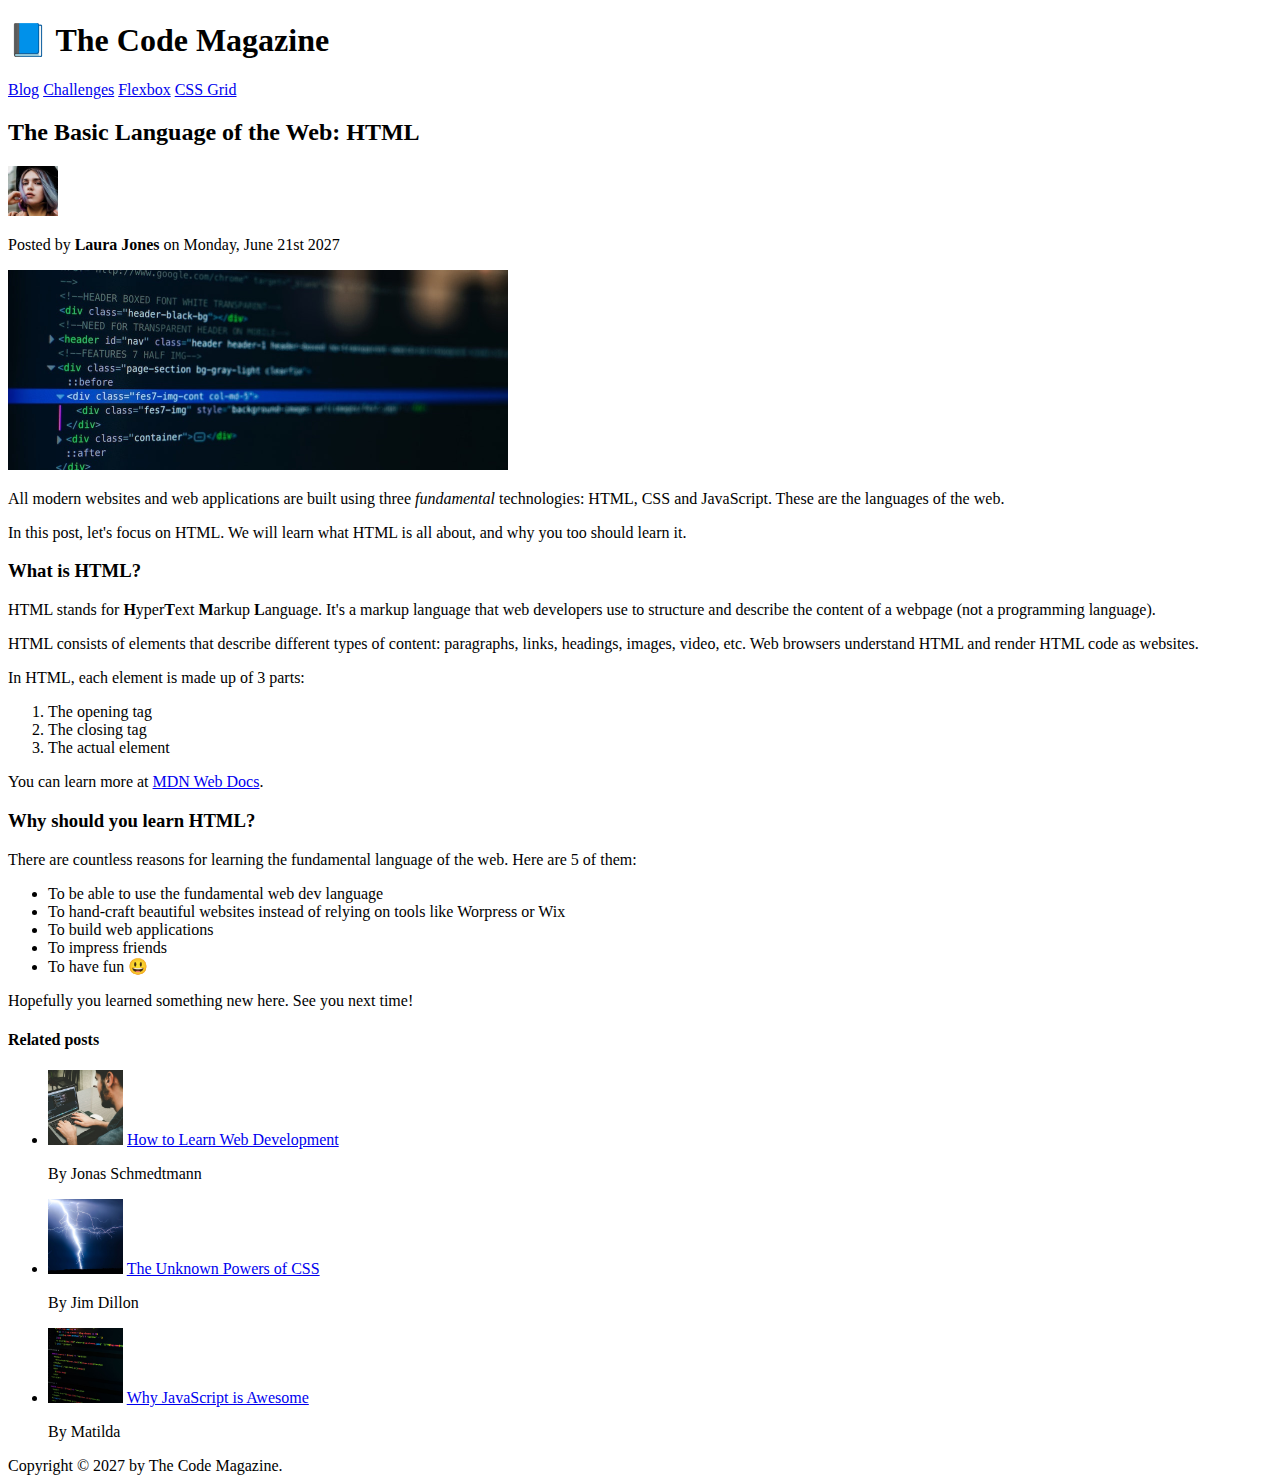
<file: 02-HTML-Fundamentals/index.html>
<!DOCTYPE html>
<html lang="en">
  <head>
    <meta charset="UTF-8" />
    <title>The Basic Language of the Web: HTML</title>
  </head>

  <body>
    <!--
    <h1>The Basic Language of the Web: HTML</h1>
    <h2>The Basic Language of the Web: HTML</h2>
    <h3>The Basic Language of the Web: HTML</h3>
    <h4>The Basic Language of the Web: HTML</h4>
    <h5>The Basic Language of the Web: HTML</h5>
    <h6>The Basic Language of the Web: HTML</h6>
    -->

    <header>
      <h1>📘 The Code Magazine</h1>

      <nav>
        <a href="blog.html">Blog</a>
        <a href="#">Challenges</a>
        <a href="#">Flexbox</a>
        <a href="#">CSS Grid</a>
      </nav>
    </header>

    <article>
      <header>
        <h2>The Basic Language of the Web: HTML</h2>

        <img
          src="img/laura-jones.jpg"
          alt="Headshot of Laura Jones"
          height="50"
          width="50"
        />

        <p>Posted by <strong>Laura Jones</strong> on Monday, June 21st 2027</p>

        <img
          src="img/post-img.jpg"
          alt="HTML code on a screen"
          width="500"
          height="200"
        />
      </header>

      <p>
        All modern websites and web applications are built using three
        <em>fundamental</em>
        technologies: HTML, CSS and JavaScript. These are the languages of the
        web.
      </p>

      <p>
        In this post, let's focus on HTML. We will learn what HTML is all about,
        and why you too should learn it.
      </p>

      <h3>What is HTML?</h3>
      <p>
        HTML stands for <strong>H</strong>yper<strong>T</strong>ext
        <strong>M</strong>arkup <strong>L</strong>anguage. It's a markup
        language that web developers use to structure and describe the content
        of a webpage (not a programming language).
      </p>
      <p>
        HTML consists of elements that describe different types of content:
        paragraphs, links, headings, images, video, etc. Web browsers understand
        HTML and render HTML code as websites.
      </p>
      <p>In HTML, each element is made up of 3 parts:</p>

      <ol>
        <li>The opening tag</li>
        <li>The closing tag</li>
        <li>The actual element</li>
      </ol>

      <p>
        You can learn more at
        <a
          href="https://developer.mozilla.org/en-US/docs/Web/HTML"
          target="_blank"
          >MDN Web Docs</a
        >.
      </p>

      <h3>Why should you learn HTML?</h3>

      <p>
        There are countless reasons for learning the fundamental language of the
        web. Here are 5 of them:
      </p>

      <ul>
        <li>To be able to use the fundamental web dev language</li>
        <li>
          To hand-craft beautiful websites instead of relying on tools like
          Worpress or Wix
        </li>
        <li>To build web applications</li>
        <li>To impress friends</li>
        <li>To have fun 😃</li>
      </ul>

      <p>Hopefully you learned something new here. See you next time!</p>
    </article>

    <aside>
      <h4>Related posts</h4>

      <ul>
        <li>
          <img
            src="img/related-1.jpg"
            alt="Person programming"
            width="75"
            width="75"
          />
          <a href="#">How to Learn Web Development</a>
          <p>By Jonas Schmedtmann</p>
        </li>
        <li>
          <img src="img/related-2.jpg" alt="Lightning" width="75" heigth="75" />
          <a href="#">The Unknown Powers of CSS</a>
          <p>By Jim Dillon</p>
        </li>
        <li>
          <img
            src="img/related-3.jpg"
            alt="JavaScript code on a screen"
            width="75"
            height="75"
          />
          <a href="#">Why JavaScript is Awesome</a>
          <p>By Matilda</p>
        </li>
      </ul>
    </aside>

    <footer>Copyright &copy; 2027 by The Code Magazine.</footer>
  </body>
</html>
</file>
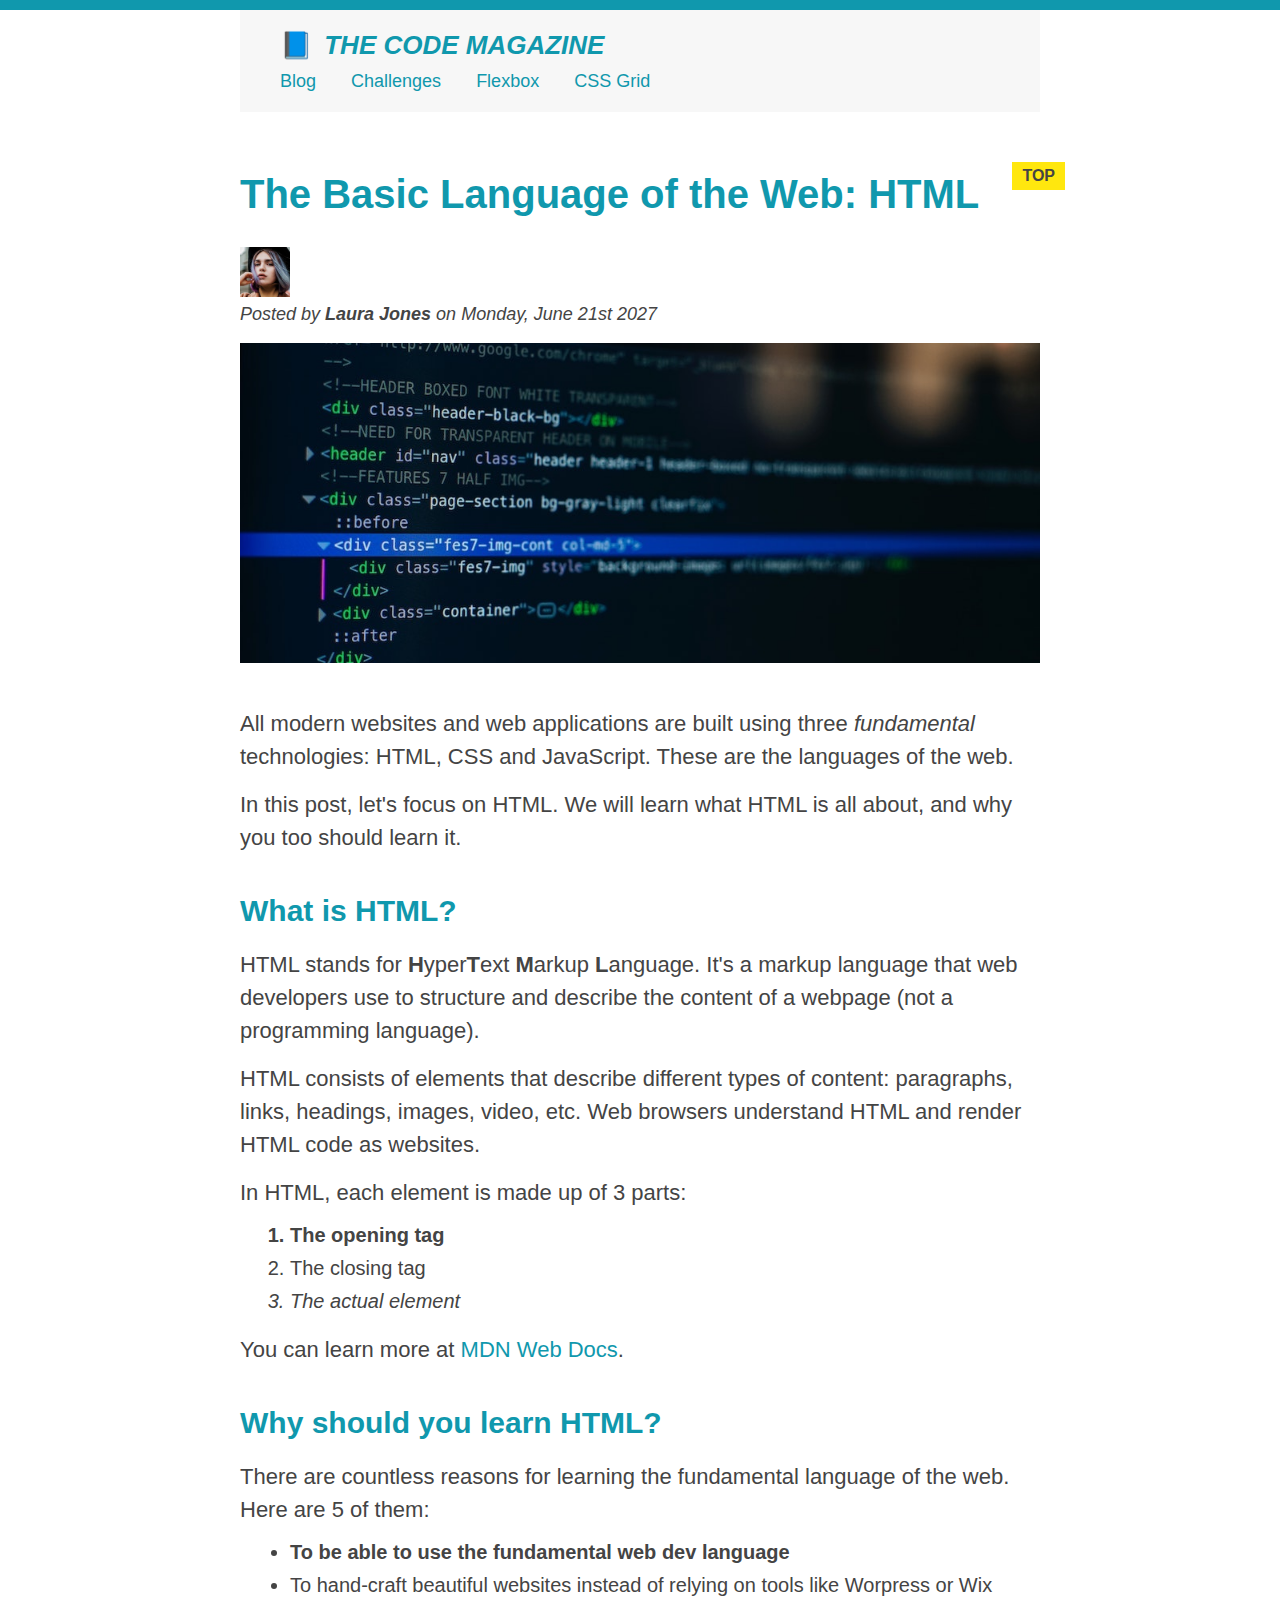
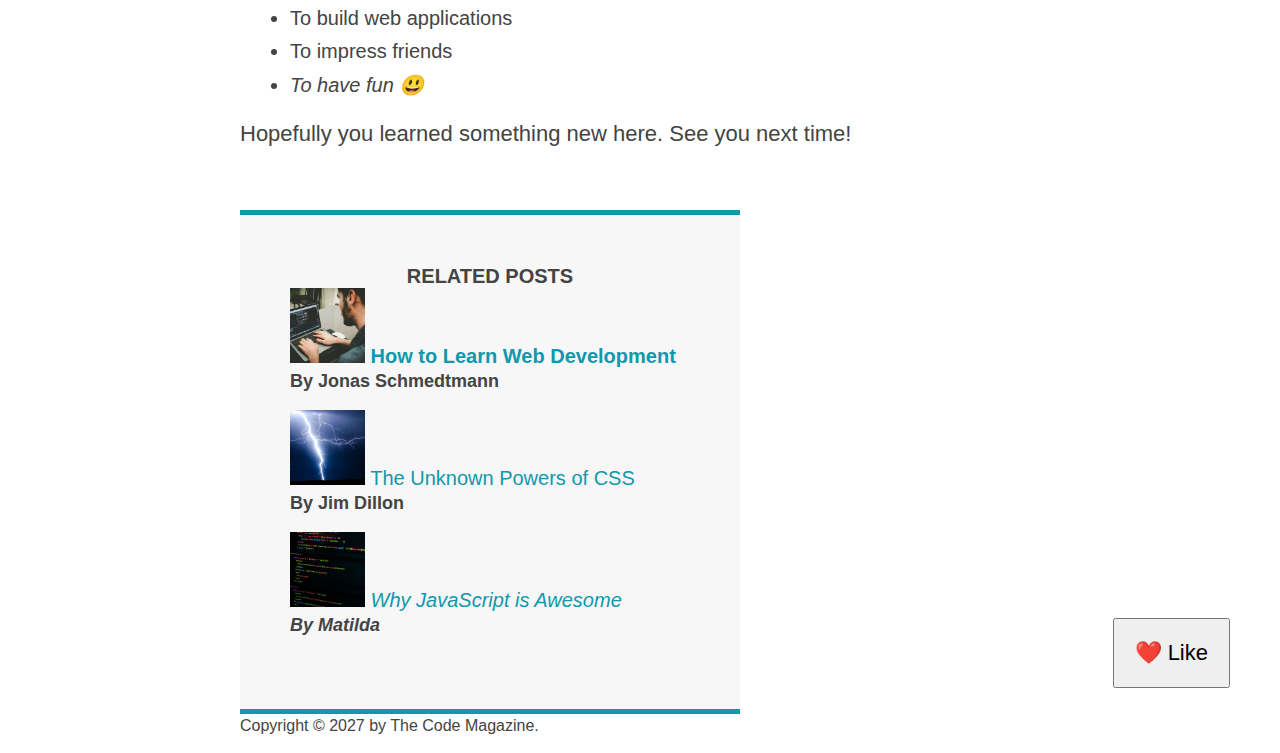
<file: 03-CSS-Fundamentals/index.html>
<!DOCTYPE html>
<html lang="en">
  <head>
    <meta charset="UTF-8" />
    <link href="style.css" rel="stylesheet" />

    <title>The Basic Language of the Web: HTML</title>
  </head>

  <body>
    <!--
    <h1>The Basic Language of the Web: HTML</h1>
    <h2>The Basic Language of the Web: HTML</h2>
    <h3>The Basic Language of the Web: HTML</h3>
    <h4>The Basic Language of the Web: HTML</h4>
    <h5>The Basic Language of the Web: HTML</h5>
    <h6>The Basic Language of the Web: HTML</h6>
    -->

    <div class="container">
      <header class="main-header">
        <h1>📘 The Code Magazine</h1>

        <nav>
          <!-- <strong>This is the navigation</strong> -->
          <a href="blog.html">Blog</a>
          <a href="#">Challenges</a>
          <a href="#">Flexbox</a>
          <a href="#">CSS Grid</a>
        </nav>
      </header>

      <article>
        <header class="post-header">
          <h2>The Basic Language of the Web: HTML</h2>

          <img
            src="img/laura-jones.jpg"
            alt="Headshot of Laura Jones"
            height="50"
            width="50"
          />

          <p id="author">
            Posted by <strong>Laura Jones</strong> on Monday, June 21st 2027
          </p>

          <img
            src="img/post-img.jpg"
            alt="HTML code on a screen"
            width="500"
            height="200"
            class="post-img"
          />
          <button>❤️ Like</button>
        </header>

        <p>
          All modern websites and web applications are built using three
          <em>fundamental</em>
          technologies: HTML, CSS and JavaScript. These are the languages of the
          web.
        </p>

        <p>
          In this post, let's focus on HTML. We will learn what HTML is all
          about, and why you too should learn it.
        </p>

        <h3>What is HTML?</h3>
        <p>
          HTML stands for <strong>H</strong>yper<strong>T</strong>ext
          <strong>M</strong>arkup <strong>L</strong>anguage. It's a markup
          language that web developers use to structure and describe the content
          of a webpage (not a programming language).
        </p>
        <p>
          HTML consists of elements that describe different types of content:
          paragraphs, links, headings, images, video, etc. Web browsers
          understand HTML and render HTML code as websites.
        </p>
        <p>In HTML, each element is made up of 3 parts:</p>

        <ol>
          <li class="first-li">The opening tag</li>
          <li>The closing tag</li>
          <li>The actual element</li>
        </ol>

        <p>
          You can learn more at
          <a
            href="https://developer.mozilla.org/en-US/docs/Web/HTML"
            target="_blank"
            >MDN Web Docs</a
          >.
        </p>

        <h3>Why should you learn HTML?</h3>

        <p>
          There are countless reasons for learning the fundamental language of
          the web. Here are 5 of them:
        </p>

        <ul>
          <li class="first-li">
            To be able to use the fundamental web dev language
          </li>
          <li>
            To hand-craft beautiful websites instead of relying on tools like
            Worpress or Wix
          </li>
          <li>To build web applications</li>
          <li>To impress friends</li>
          <li>To have fun 😃</li>
        </ul>

        <p>Hopefully you learned something new here. See you next time!</p>
      </article>

      <aside>
        <h4>Related posts</h4>

        <ul class="related">
          <li>
            <img
              src="img/related-1.jpg"
              alt="Person programming"
              width="75"
              height="75"
            />
            <a href="#">How to Learn Web Development</a>
            <p class="related-author">By Jonas Schmedtmann</p>
          </li>
          <li>
            <img
              src="img/related-2.jpg"
              alt="Lightning"
              width="75"
              height="75"
            />
            <a href="#">The Unknown Powers of CSS</a>
            <p class="related-author">By Jim Dillon</p>
          </li>
          <li>
            <img
              src="img/related-3.jpg"
              alt="JavaScript code on a screen"
              width="75"
              height="75"
            />
            <a href="#">Why JavaScript is Awesome</a>
            <p class="related-author">By Matilda</p>
          </li>
        </ul>
      </aside>

      <footer>
        <p id="copyright" class="copyright text">
          Copyright &copy; 2027 by The Code Magazine.
        </p>
      </footer>
    </div>
  </body>
</html>
</file>
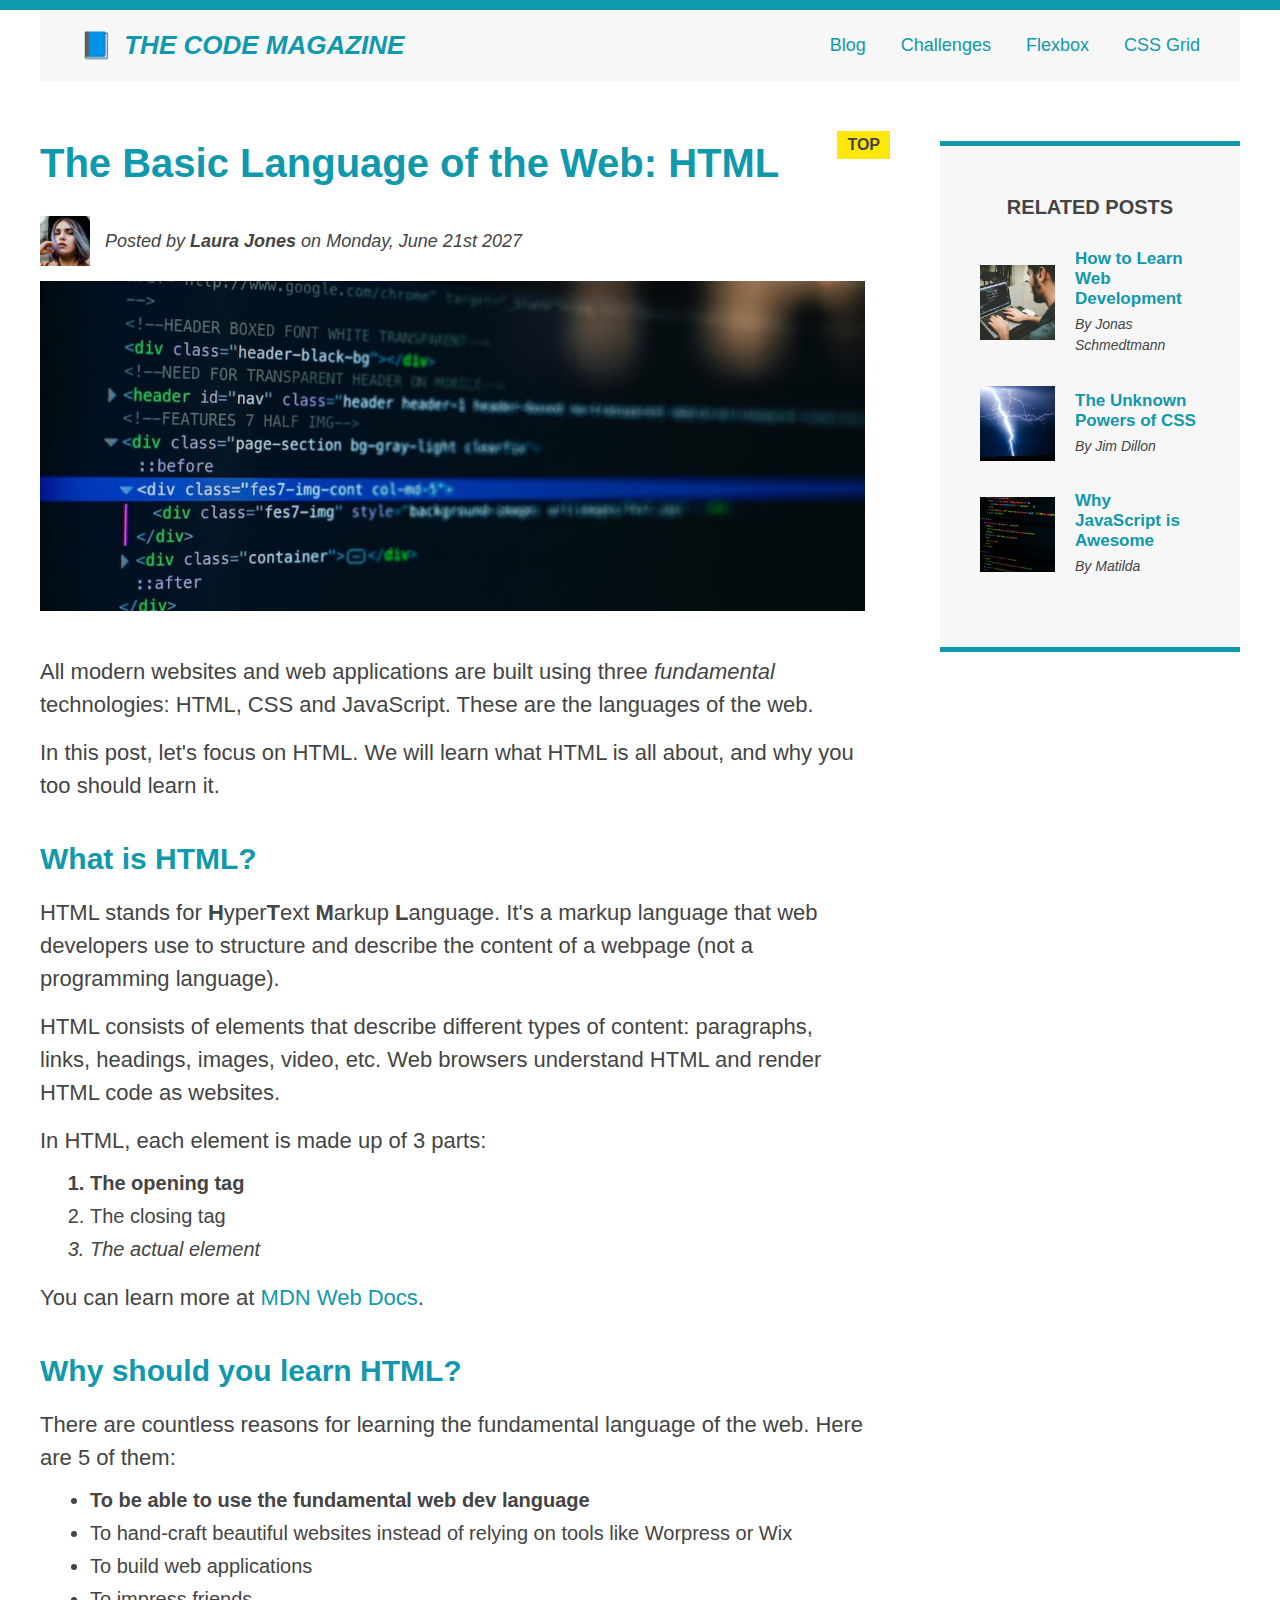
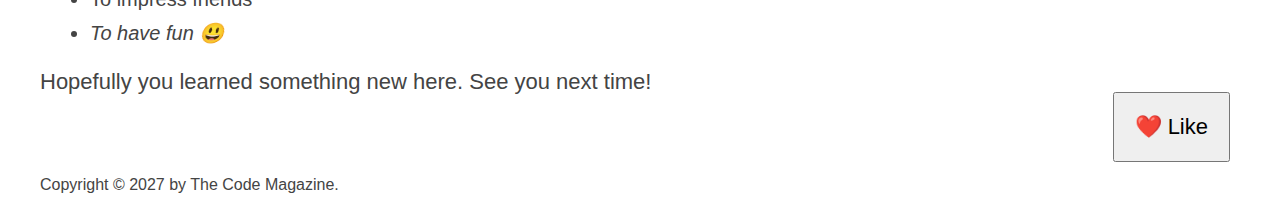
<file: 04 layout/index.html>
<!DOCTYPE html>
<html lang="en">
  <head>
    <meta charset="UTF-8" />
    <link href="style.css" rel="stylesheet" />

    <title>The Basic Language of the Web: HTML</title>
  </head>

  <body>
    <!--
    <h1>The Basic Language of the Web: HTML</h1>
    <h2>The Basic Language of the Web: HTML</h2>
    <h3>The Basic Language of the Web: HTML</h3>
    <h4>The Basic Language of the Web: HTML</h4>
    <h5>The Basic Language of the Web: HTML</h5>
    <h6>The Basic Language of the Web: HTML</h6>
    -->

    <div class="container">
      <header class="main-header clearfix">
        <h1>📘 The Code Magazine</h1>

        <nav>
          <!-- <strong>This is the navigation</strong> -->
          <a href="blog.html">Blog</a>
          <a href="#">Challenges</a>
          <a href="flexbox.html">Flexbox</a>
          <a href="css-grid.html">CSS Grid</a>
        </nav>

        <!-- <div class="clear"></div> -->
      </header>

      <!-- ONLY NECESSARY FOR FLEXBOX -->
      <!-- <div class="row"> -->
      <article>
        <header class="post-header">
          <h2>The Basic Language of the Web: HTML</h2>

          <div class="author-box">
            <img
              src="img/laura-jones.jpg"
              alt="Headshot of Laura Jones"
              height="50"
              width="50"
              class="author-img"
            />

            <p id="author" class="author">
              Posted by <strong>Laura Jones</strong> on Monday, June 21st 2027
            </p>
          </div>

          <img
            src="img/post-img.jpg"
            alt="HTML code on a screen"
            width="500"
            height="200"
            class="post-img"
          />
          <button>❤️ Like</button>
        </header>

        <p>
          All modern websites and web applications are built using three
          <em>fundamental</em>
          technologies: HTML, CSS and JavaScript. These are the languages of the
          web.
        </p>

        <p>
          In this post, let's focus on HTML. We will learn what HTML is all
          about, and why you too should learn it.
        </p>

        <h3>What is HTML?</h3>
        <p>
          HTML stands for <strong>H</strong>yper<strong>T</strong>ext
          <strong>M</strong>arkup <strong>L</strong>anguage. It's a markup
          language that web developers use to structure and describe the content
          of a webpage (not a programming language).
        </p>
        <p>
          HTML consists of elements that describe different types of content:
          paragraphs, links, headings, images, video, etc. Web browsers
          understand HTML and render HTML code as websites.
        </p>
        <p>In HTML, each element is made up of 3 parts:</p>

        <ol>
          <li class="first-li">The opening tag</li>
          <li>The closing tag</li>
          <li>The actual element</li>
        </ol>

        <p>
          You can learn more at
          <a
            href="https://developer.mozilla.org/en-US/docs/Web/HTML"
            target="_blank"
            >MDN Web Docs</a
          >.
        </p>

        <h3>Why should you learn HTML?</h3>

        <p>
          There are countless reasons for learning the fundamental language of
          the web. Here are 5 of them:
        </p>

        <ul>
          <li class="first-li">
            To be able to use the fundamental web dev language
          </li>
          <li>
            To hand-craft beautiful websites instead of relying on tools like
            Worpress or Wix
          </li>
          <li>To build web applications</li>
          <li>To impress friends</li>
          <li>To have fun 😃</li>
        </ul>

        <p>Hopefully you learned something new here. See you next time!</p>
      </article>

      <aside>
        <h4>Related posts</h4>

        <ul class="related">
          <li class="related-post">
            <img
              src="img/related-1.jpg"
              alt="Person programming"
              width="75"
              height="75"
            />
            <div>
              <a href="#" class="related-link">How to Learn Web Development</a>
              <p class="related-author">By Jonas Schmedtmann</p>
            </div>
          </li>
          <li class="related-post">
            <img
              src="img/related-2.jpg"
              alt="Lightning"
              width="75"
              height="75"
            />
            <div>
              <a href="#" class="related-link">The Unknown Powers of CSS</a>
              <p class="related-author">By Jim Dillon</p>
            </div>
          </li>
          <li class="related-post">
            <img
              src="img/related-3.jpg"
              alt="JavaScript code on a screen"
              width="75"
              height="75"
            />
            <div>
              <a href="#" class="related-link">Why JavaScript is Awesome</a>
              <p class="related-author">By Matilda</p>
            </div>
          </li>
        </ul>
      </aside>
      <!-- </div> -->

      <footer>
        <p id="copyright" class="copyright text">
          Copyright &copy; 2027 by The Code Magazine.
        </p>
      </footer>
    </div>
  </body>
</html>
</file>
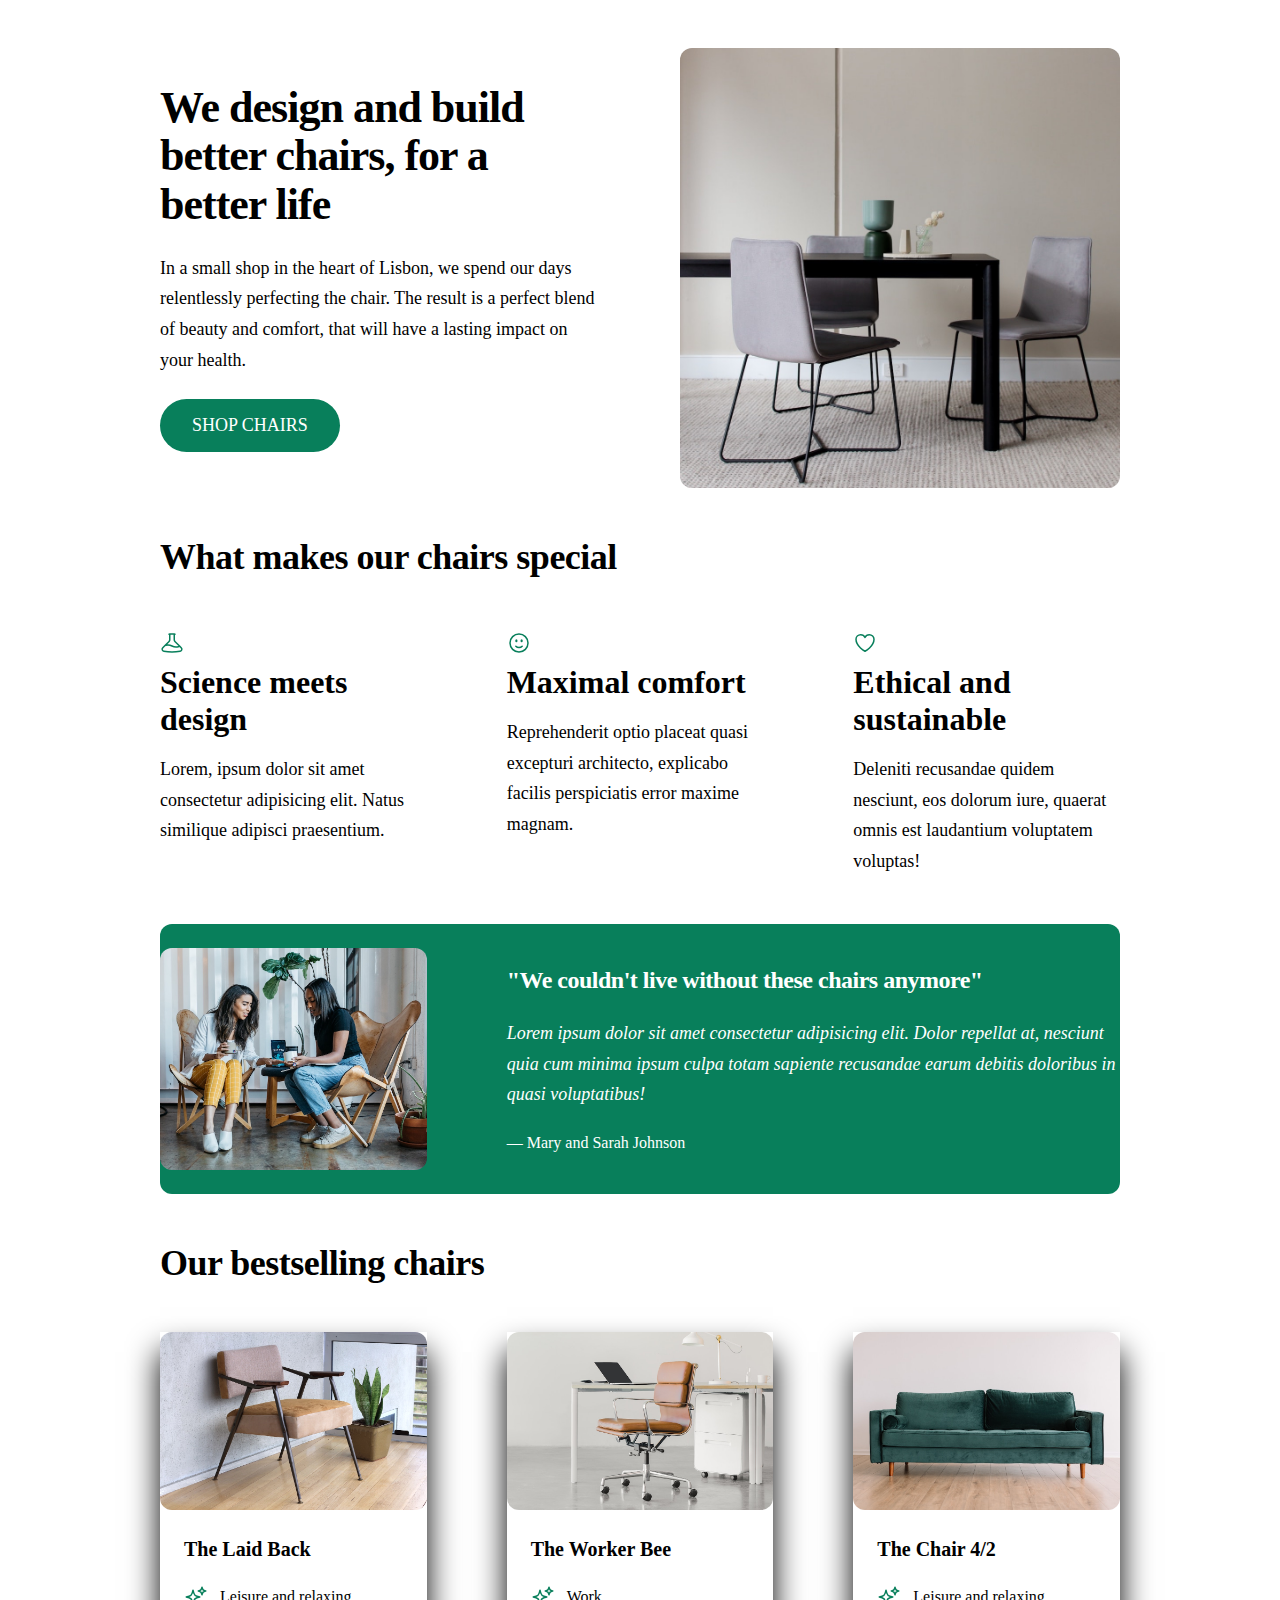
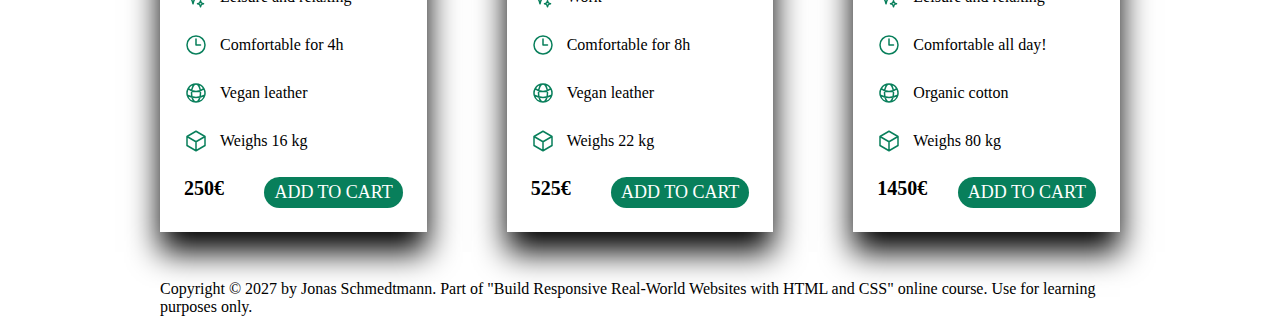
<file: 05-Design/index.html>
<!DOCTYPE html>
<html lang="en">
  <head>
    <meta charset="UTF-8" />
    <meta http-equiv="X-UA-Compatible" content="IE=edge" />
    <meta name="viewport" content="width=device-width, initial-scale=1.0" />
    <link rel="preconnect" href="https://fonts.googleapis.com" />
    <link rel="preconnect" href="https://fonts.gstatic.com" crossorigin />
    <link
      href="https://fonts.googleapis.com/css2?family=Inter:wght@100..900&family=Lato&display=swap"
      rel="stylesheet"
    />
    <link rel="stylesheet" href="style.css" />
    <title>Lisbon Chair Shop</title>
  </head>
  <body>
    <div class="container">
      <header>
        <div class="header-text-box">
          <h1>We design and build better chairs, for a better life</h1>
          <p class="header-text">
            In a small shop in the heart of Lisbon, we spend our days
            relentlessly perfecting the chair. The result is a perfect blend of
            beauty and comfort, that will have a lasting impact on your health.
          </p>
          <a class="btn btn--big" href="#">Shop chairs</a>
        </div>
        <img src="hero.jpg" alt="Photo" />
      </header>

      <section>
        <h2>What makes our chairs special</h2>
        <div class="grid-3-cols">
          <div>
            <svg
              xmlns="http://www.w3.org/2000/svg"
              fill="none"
              viewBox="0 0 24 24"
              stroke-width="1.5"
              stroke="currentColor"
              class="feature-icon"
            >
              <path
                stroke-linecap="round"
                stroke-linejoin="round"
                d="M9.75 3.104v5.714a2.25 2.25 0 0 1-.659 1.591L5 14.5M9.75 3.104c-.251.023-.501.05-.75.082m.75-.082a24.301 24.301 0 0 1 4.5 0m0 0v5.714c0 .597.237 1.17.659 1.591L19.8 15.3M14.25 3.104c.251.023.501.05.75.082M19.8 15.3l-1.57.393A9.065 9.065 0 0 1 12 15a9.065 9.065 0 0 0-6.23-.693L5 14.5m14.8.8 1.402 1.402c1.232 1.232.65 3.318-1.067 3.611A48.309 48.309 0 0 1 12 21c-2.773 0-5.491-.235-8.135-.687-1.718-.293-2.3-2.379-1.067-3.61L5 14.5"
              />
            </svg>

            <p class="features-title"><strong>Science meets design</strong></p>
            <p class="features-text">
              Lorem, ipsum dolor sit amet consectetur adipisicing elit. Natus
              similique adipisci praesentium.
            </p>
          </div>

          <div>
            <svg
              xmlns="http://www.w3.org/2000/svg"
              fill="none"
              viewBox="0 0 24 24"
              stroke-width="1.5"
              stroke="currentColor"
              class="feature-icon"
            >
              <path
                stroke-linecap="round"
                stroke-linejoin="round"
                d="M15.182 15.182a4.5 4.5 0 0 1-6.364 0M21 12a9 9 0 1 1-18 0 9 9 0 0 1 18 0ZM9.75 9.75c0 .414-.168.75-.375.75S9 10.164 9 9.75 9.168 9 9.375 9s.375.336.375.75Zm-.375 0h.008v.015h-.008V9.75Zm5.625 0c0 .414-.168.75-.375.75s-.375-.336-.375-.75.168-.75.375-.75.375.336.375.75Zm-.375 0h.008v.015h-.008V9.75Z"
              />
            </svg>

            <p class="features-title">
              <strong>Maximal comfort</strong>
            </p>
            <p class="features-text">
              Reprehenderit optio placeat quasi excepturi architecto, explicabo
              facilis perspiciatis error maxime magnam.
            </p>
          </div>

          <div>
            <svg
              xmlns="http://www.w3.org/2000/svg"
              fill="none"
              viewBox="0 0 24 24"
              stroke-width="1.5"
              stroke="currentColor"
              class="feature-icon"
            >
              <path
                stroke-linecap="round"
                stroke-linejoin="round"
                d="M21 8.25c0-2.485-2.099-4.5-4.688-4.5-1.935 0-3.597 1.126-4.312 2.733-.715-1.607-2.377-2.733-4.313-2.733C5.1 3.75 3 5.765 3 8.25c0 7.22 9 12 9 12s9-4.78 9-12Z"
              />
            </svg>

            <p class="features-title">
              <strong>Ethical and sustainable</strong>
            </p>
            <p class="features-text">
              Deleniti recusandae quidem nesciunt, eos dolorum iure, quaerat
              omnis est laudantium voluptatem voluptas!
            </p>
          </div>
        </div>
      </section>

      <section class="testimonial-section">
        <div class="grid-3-cols">
          <img src="customers.jpg" alt="People sitting on chairs" />
          <div class="testimonial-box">
            <h2>"We couldn't live without these chairs anymore"</h2>
            <blockquote class="testimonial-text">
              Lorem ipsum dolor sit amet consectetur adipisicing elit. Dolor
              repellat at, nesciunt quia cum minima ipsum culpa totam sapiente
              recusandae earum debitis doloribus in quasi voluptatibus!
            </blockquote>
            <p class="testimonial-author">&mdash; Mary and Sarah Johnson</p>
          </div>
        </div>
      </section>

      <section>
        <h2>Our bestselling chairs</h2>
        <div class="grid-3-cols">
          <figure class="chair">
            <img src="chair-1.jpg" alt="Chair" />
            <div class="chair-box">
              <h3>The Laid Back</h3>
              <ul class="chair-details">
                <li>
                  <svg
                    xmlns="http://www.w3.org/2000/svg"
                    fill="none"
                    viewBox="0 0 24 24"
                    stroke-width="1.5"
                    stroke="currentColor"
                    class="chair-icon"
                  >
                    <path
                      stroke-linecap="round"
                      stroke-linejoin="round"
                      d="M9.813 15.904 9 18.75l-.813-2.846a4.5 4.5 0 0 0-3.09-3.09L2.25 12l2.846-.813a4.5 4.5 0 0 0 3.09-3.09L9 5.25l.813 2.846a4.5 4.5 0 0 0 3.09 3.09L15.75 12l-2.846.813a4.5 4.5 0 0 0-3.09 3.09ZM18.259 8.715 18 9.75l-.259-1.035a3.375 3.375 0 0 0-2.455-2.456L14.25 6l1.036-.259a3.375 3.375 0 0 0 2.455-2.456L18 2.25l.259 1.035a3.375 3.375 0 0 0 2.456 2.456L21.75 6l-1.035.259a3.375 3.375 0 0 0-2.456 2.456ZM16.894 20.567 16.5 21.75l-.394-1.183a2.25 2.25 0 0 0-1.423-1.423L13.5 18.75l1.183-.394a2.25 2.25 0 0 0 1.423-1.423l.394-1.183.394 1.183a2.25 2.25 0 0 0 1.423 1.423l1.183.394-1.183.394a2.25 2.25 0 0 0-1.423 1.423Z"
                    />
                  </svg>

                  <!-- Span is a generic INLINE text element, it doesn't have any meaning. It's like a div element, but inline -->
                  <span>Leisure and relaxing</span>
                </li>
                <li>
                  <svg
                    xmlns="http://www.w3.org/2000/svg"
                    fill="none"
                    viewBox="0 0 24 24"
                    stroke-width="1.5"
                    stroke="currentColor"
                    class="chair-icon"
                  >
                    <path
                      stroke-linecap="round"
                      stroke-linejoin="round"
                      d="M12 6v6h4.5m4.5 0a9 9 0 1 1-18 0 9 9 0 0 1 18 0Z"
                    />
                  </svg>

                  <span>Comfortable for 4h</span>
                </li>
                <li>
                  <svg
                    xmlns="http://www.w3.org/2000/svg"
                    fill="none"
                    viewBox="0 0 24 24"
                    stroke-width="1.5"
                    stroke="currentColor"
                    class="chair-icon"
                  >
                    <path
                      stroke-linecap="round"
                      stroke-linejoin="round"
                      d="M12 21a9.004 9.004 0 0 0 8.716-6.747M12 21a9.004 9.004 0 0 1-8.716-6.747M12 21c2.485 0 4.5-4.03 4.5-9S14.485 3 12 3m0 18c-2.485 0-4.5-4.03-4.5-9S9.515 3 12 3m0 0a8.997 8.997 0 0 1 7.843 4.582M12 3a8.997 8.997 0 0 0-7.843 4.582m15.686 0A11.953 11.953 0 0 1 12 10.5c-2.998 0-5.74-1.1-7.843-2.918m15.686 0A8.959 8.959 0 0 1 21 12c0 .778-.099 1.533-.284 2.253m0 0A17.919 17.919 0 0 1 12 16.5c-3.162 0-6.133-.815-8.716-2.247m0 0A9.015 9.015 0 0 1 3 12c0-1.605.42-3.113 1.157-4.418"
                    />
                  </svg>

                  <span>Vegan leather</span>
                </li>
                <li>
                  <svg
                    xmlns="http://www.w3.org/2000/svg"
                    fill="none"
                    viewBox="0 0 24 24"
                    stroke-width="1.5"
                    stroke="currentColor"
                    class="chair-icon"
                  >
                    <path
                      stroke-linecap="round"
                      stroke-linejoin="round"
                      d="m21 7.5-9-5.25L3 7.5m18 0-9 5.25m9-5.25v9l-9 5.25M3 7.5l9 5.25M3 7.5v9l9 5.25m0-9v9"
                    />
                  </svg>

                  <span>Weighs 16 kg</span>
                </li>
              </ul>
              <div class="chair-price">
                <strong>250€</strong>
                <a href="#" class="btn btn--small">Add to cart</a>
              </div>
            </div>
          </figure>

          <figure class="chair">
            <img src="chair-2.jpg" alt="Chair" />
            <div class="chair-box">
              <h3>The Worker Bee</h3>
              <ul class="chair-details">
                <li>
                  <svg
                    xmlns="http://www.w3.org/2000/svg"
                    fill="none"
                    viewBox="0 0 24 24"
                    stroke-width="1.5"
                    stroke="currentColor"
                    class="chair-icon"
                  >
                    <path
                      stroke-linecap="round"
                      stroke-linejoin="round"
                      d="M9.813 15.904 9 18.75l-.813-2.846a4.5 4.5 0 0 0-3.09-3.09L2.25 12l2.846-.813a4.5 4.5 0 0 0 3.09-3.09L9 5.25l.813 2.846a4.5 4.5 0 0 0 3.09 3.09L15.75 12l-2.846.813a4.5 4.5 0 0 0-3.09 3.09ZM18.259 8.715 18 9.75l-.259-1.035a3.375 3.375 0 0 0-2.455-2.456L14.25 6l1.036-.259a3.375 3.375 0 0 0 2.455-2.456L18 2.25l.259 1.035a3.375 3.375 0 0 0 2.456 2.456L21.75 6l-1.035.259a3.375 3.375 0 0 0-2.456 2.456ZM16.894 20.567 16.5 21.75l-.394-1.183a2.25 2.25 0 0 0-1.423-1.423L13.5 18.75l1.183-.394a2.25 2.25 0 0 0 1.423-1.423l.394-1.183.394 1.183a2.25 2.25 0 0 0 1.423 1.423l1.183.394-1.183.394a2.25 2.25 0 0 0-1.423 1.423Z"
                    />
                  </svg>

                  <span>Work</span>
                </li>
                <li>
                  <svg
                    xmlns="http://www.w3.org/2000/svg"
                    fill="none"
                    viewBox="0 0 24 24"
                    stroke-width="1.5"
                    stroke="currentColor"
                    class="chair-icon"
                  >
                    <path
                      stroke-linecap="round"
                      stroke-linejoin="round"
                      d="M12 6v6h4.5m4.5 0a9 9 0 1 1-18 0 9 9 0 0 1 18 0Z"
                    />
                  </svg>
                  <span>Comfortable for 8h</span>
                </li>
                <li>
                  <svg
                    xmlns="http://www.w3.org/2000/svg"
                    fill="none"
                    viewBox="0 0 24 24"
                    stroke-width="1.5"
                    stroke="currentColor"
                    class="chair-icon"
                  >
                    <path
                      stroke-linecap="round"
                      stroke-linejoin="round"
                      d="M12 21a9.004 9.004 0 0 0 8.716-6.747M12 21a9.004 9.004 0 0 1-8.716-6.747M12 21c2.485 0 4.5-4.03 4.5-9S14.485 3 12 3m0 18c-2.485 0-4.5-4.03-4.5-9S9.515 3 12 3m0 0a8.997 8.997 0 0 1 7.843 4.582M12 3a8.997 8.997 0 0 0-7.843 4.582m15.686 0A11.953 11.953 0 0 1 12 10.5c-2.998 0-5.74-1.1-7.843-2.918m15.686 0A8.959 8.959 0 0 1 21 12c0 .778-.099 1.533-.284 2.253m0 0A17.919 17.919 0 0 1 12 16.5c-3.162 0-6.133-.815-8.716-2.247m0 0A9.015 9.015 0 0 1 3 12c0-1.605.42-3.113 1.157-4.418"
                    />
                  </svg>
                  <span>Vegan leather</span>
                </li>
                <li>
                  <svg
                    xmlns="http://www.w3.org/2000/svg"
                    fill="none"
                    viewBox="0 0 24 24"
                    stroke-width="1.5"
                    stroke="currentColor"
                    class="chair-icon"
                  >
                    <path
                      stroke-linecap="round"
                      stroke-linejoin="round"
                      d="m21 7.5-9-5.25L3 7.5m18 0-9 5.25m9-5.25v9l-9 5.25M3 7.5l9 5.25M3 7.5v9l9 5.25m0-9v9"
                    />
                  </svg>
                  <span>Weighs 22 kg</span>
                </li>
              </ul>
              <div class="chair-price">
                <strong>525€</strong>
                <a href="#" class="btn btn--small">Add to cart</a>
              </div>
            </div>
          </figure>

          <figure class="chair">
            <img src="chair-3.jpg" alt="Chair" />
            <div class="chair-box">
              <h3>The Chair 4/2</h3>
              <ul class="chair-details">
                <li>
                  <svg
                    xmlns="http://www.w3.org/2000/svg"
                    fill="none"
                    viewBox="0 0 24 24"
                    stroke-width="1.5"
                    stroke="currentColor"
                    class="chair-icon"
                  >
                    <path
                      stroke-linecap="round"
                      stroke-linejoin="round"
                      d="M9.813 15.904 9 18.75l-.813-2.846a4.5 4.5 0 0 0-3.09-3.09L2.25 12l2.846-.813a4.5 4.5 0 0 0 3.09-3.09L9 5.25l.813 2.846a4.5 4.5 0 0 0 3.09 3.09L15.75 12l-2.846.813a4.5 4.5 0 0 0-3.09 3.09ZM18.259 8.715 18 9.75l-.259-1.035a3.375 3.375 0 0 0-2.455-2.456L14.25 6l1.036-.259a3.375 3.375 0 0 0 2.455-2.456L18 2.25l.259 1.035a3.375 3.375 0 0 0 2.456 2.456L21.75 6l-1.035.259a3.375 3.375 0 0 0-2.456 2.456ZM16.894 20.567 16.5 21.75l-.394-1.183a2.25 2.25 0 0 0-1.423-1.423L13.5 18.75l1.183-.394a2.25 2.25 0 0 0 1.423-1.423l.394-1.183.394 1.183a2.25 2.25 0 0 0 1.423 1.423l1.183.394-1.183.394a2.25 2.25 0 0 0-1.423 1.423Z"
                    />
                  </svg>

                  <span>Leisure and relaxing</span>
                </li>
                <li>
                  <svg
                    xmlns="http://www.w3.org/2000/svg"
                    fill="none"
                    viewBox="0 0 24 24"
                    stroke-width="1.5"
                    stroke="currentColor"
                    class="chair-icon"
                  >
                    <path
                      stroke-linecap="round"
                      stroke-linejoin="round"
                      d="M12 6v6h4.5m4.5 0a9 9 0 1 1-18 0 9 9 0 0 1 18 0Z"
                    />
                  </svg>
                  <span>Comfortable all day!</span>
                </li>
                <li>
                  <svg
                    xmlns="http://www.w3.org/2000/svg"
                    fill="none"
                    viewBox="0 0 24 24"
                    stroke-width="1.5"
                    stroke="currentColor"
                    class="chair-icon"
                  >
                    <path
                      stroke-linecap="round"
                      stroke-linejoin="round"
                      d="M12 21a9.004 9.004 0 0 0 8.716-6.747M12 21a9.004 9.004 0 0 1-8.716-6.747M12 21c2.485 0 4.5-4.03 4.5-9S14.485 3 12 3m0 18c-2.485 0-4.5-4.03-4.5-9S9.515 3 12 3m0 0a8.997 8.997 0 0 1 7.843 4.582M12 3a8.997 8.997 0 0 0-7.843 4.582m15.686 0A11.953 11.953 0 0 1 12 10.5c-2.998 0-5.74-1.1-7.843-2.918m15.686 0A8.959 8.959 0 0 1 21 12c0 .778-.099 1.533-.284 2.253m0 0A17.919 17.919 0 0 1 12 16.5c-3.162 0-6.133-.815-8.716-2.247m0 0A9.015 9.015 0 0 1 3 12c0-1.605.42-3.113 1.157-4.418"
                    />
                  </svg>
                  <span>Organic cotton</span>
                </li>
                <li>
                  <svg
                    xmlns="http://www.w3.org/2000/svg"
                    fill="none"
                    viewBox="0 0 24 24"
                    stroke-width="1.5"
                    stroke="currentColor"
                    class="chair-icon"
                  >
                    <path
                      stroke-linecap="round"
                      stroke-linejoin="round"
                      d="m21 7.5-9-5.25L3 7.5m18 0-9 5.25m9-5.25v9l-9 5.25M3 7.5l9 5.25M3 7.5v9l9 5.25m0-9v9"
                    />
                  </svg>
                  <span>Weighs 80 kg</span>
                </li>
              </ul>
              <div class="chair-price">
                <strong>1450€</strong>
                <a href="#" class="btn btn--small">Add to cart</a>
              </div>
            </div>
          </figure>
        </div>
      </section>

      <footer>
        Copyright &copy; 2027 by Jonas Schmedtmann. Part of "Build Responsive
        Real-World Websites with HTML and CSS" online course. Use for learning
        purposes only.
      </footer>
    </div>
  </body>
</html>
</file>
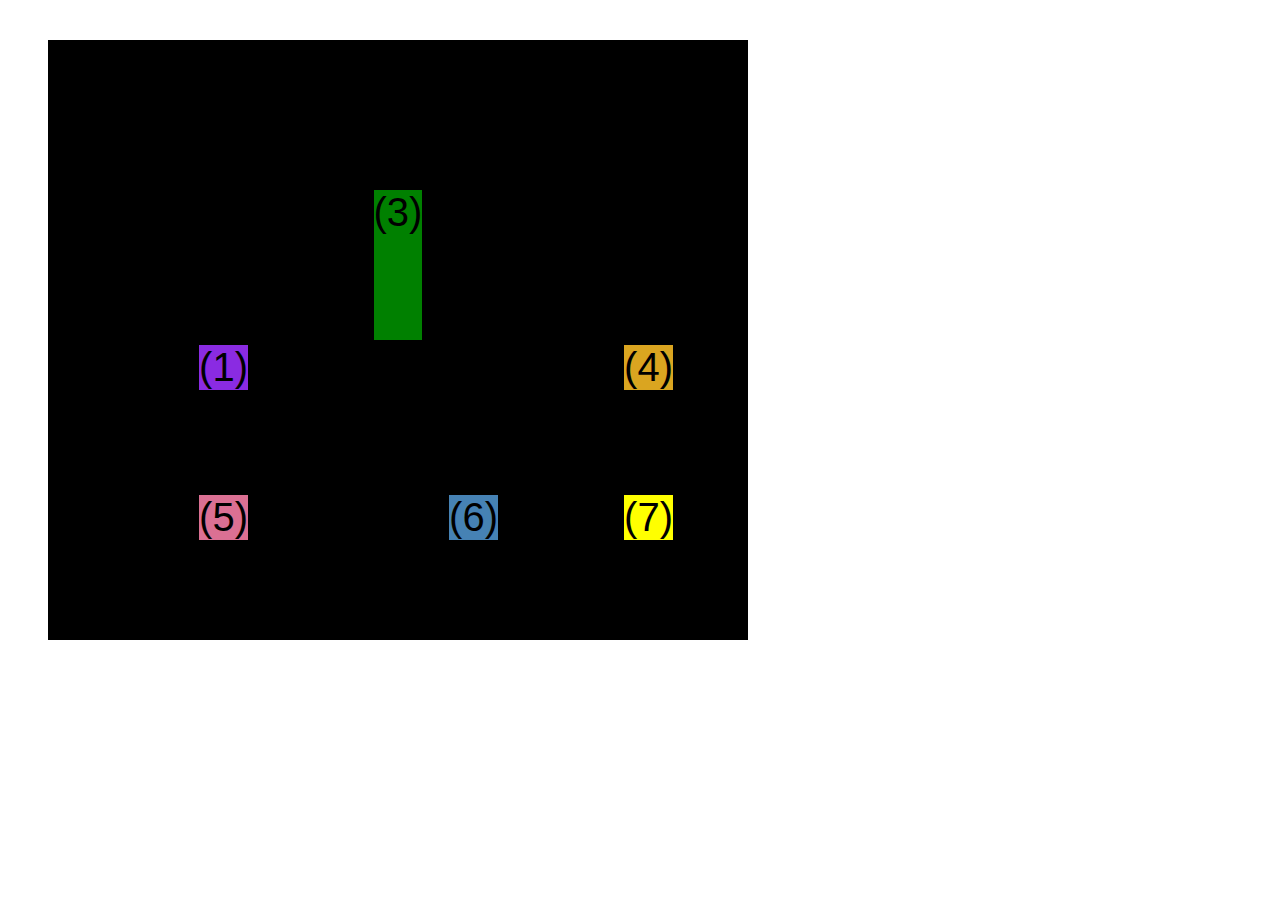
<file: 04 layout/css-grid.html>
<!DOCTYPE html>
<html lang="en">
  <head>
    <meta charset="UTF-8" />
    <meta http-equiv="X-UA-Compatible" content="IE=edge" />
    <meta name="viewport" content="width=device-width, initial-scale=1.0" />
    <title>CSS Grid</title>
    <style>
      .el--1 {
        background-color: blueviolet;
      }
      .el--2 {
        background-color: orangered;
      }
      .el--3 {
        background-color: green;
        height: 150px;
      }
      .el--4 {
        background-color: goldenrod;
      }
      .el--5 {
        background-color: palevioletred;
      }
      .el--6 {
        background-color: steelblue;
      }
      .el--7 {
        background-color: yellow;
      }
      .el--8 {
        background-color: crimson;
      }

      .container--1 {
        /* STARTER */
        font-family: sans-serif;
        background-color: #ddd;
        font-size: 30px;
        margin: 40px;

        /* CSS GRID */
        display: grid;
        /* grid-template-columns: 200px 200px 1fr 1fr; */
        /* grid-template-rows: 300px 200px; */
        /* grid-template-columns: 1fr 1fr 1fr auto; */

        grid-template-columns: repeat(4, 1fr);
        grid-template-rows: 1fr 1fr;
        /* height: 500px; */

        /* gap: 30px; */
        column-gap: 20px;
        row-gap: 40px;

        /* TEMP */
        display: none;
      }

      .el--8 {
        grid-column: 2 / 3;
        /* grid-row: 1 / span 2; */
        grid-row: 1 / 2;
      }

      .el--2 {
        /* grid-column: 1 / 4; */
        /* grid-column: 1 / span 4; */
        grid-column: 1 / -1;
        grid-row: 2;
      }

      .el--6 {
        /* grid-row: 3 / 5; */
      }

      .container--2 {
        /* STARTER */
        font-family: sans-serif;
        background-color: black;
        font-size: 40px;
        margin: 40px;

        width: 700px;
        height: 600px;

        /* CSS GRID */
        display: grid;
        grid-template-columns: 125px 200px 125px;
        grid-template-rows: 250px 100px;
        gap: 50px;

        /* Aligning tracks inside container: distribute empty space */
        justify-content: center;
        /* justify-content: space-between; */
        align-content: center;

        /* Aligning items INSIDE cells: moving items around inside cells */
        align-items: end;
        justify-items: end;
      }

      .el--3 {
        align-self: center;
        justify-self: center;
      }
    </style>
  </head>
  <body>
    <div class="container--1">
      <div class="el el--1">(1) HTML</div>
      <div class="el el--2">(2) and</div>
      <div class="el el--3">(3) CSS</div>
      <div class="el el--4">(4) are</div>
      <div class="el el--5">(5) amazing</div>
      <div class="el el--6">(6) languages</div>
      <!-- <div class="el el--7">(7) to</div> -->
      <div class="el el--8">(8) learn</div>
    </div>

    <div class="container--2">
      <div class="el el--1">(1)</div>
      <div class="el el--3">(3)</div>
      <div class="el el--4">(4)</div>
      <div class="el el--5">(5)</div>
      <div class="el el--6">(6)</div>
      <div class="el el--7">(7)</div>
    </div>
  </body>
</html>
</file>
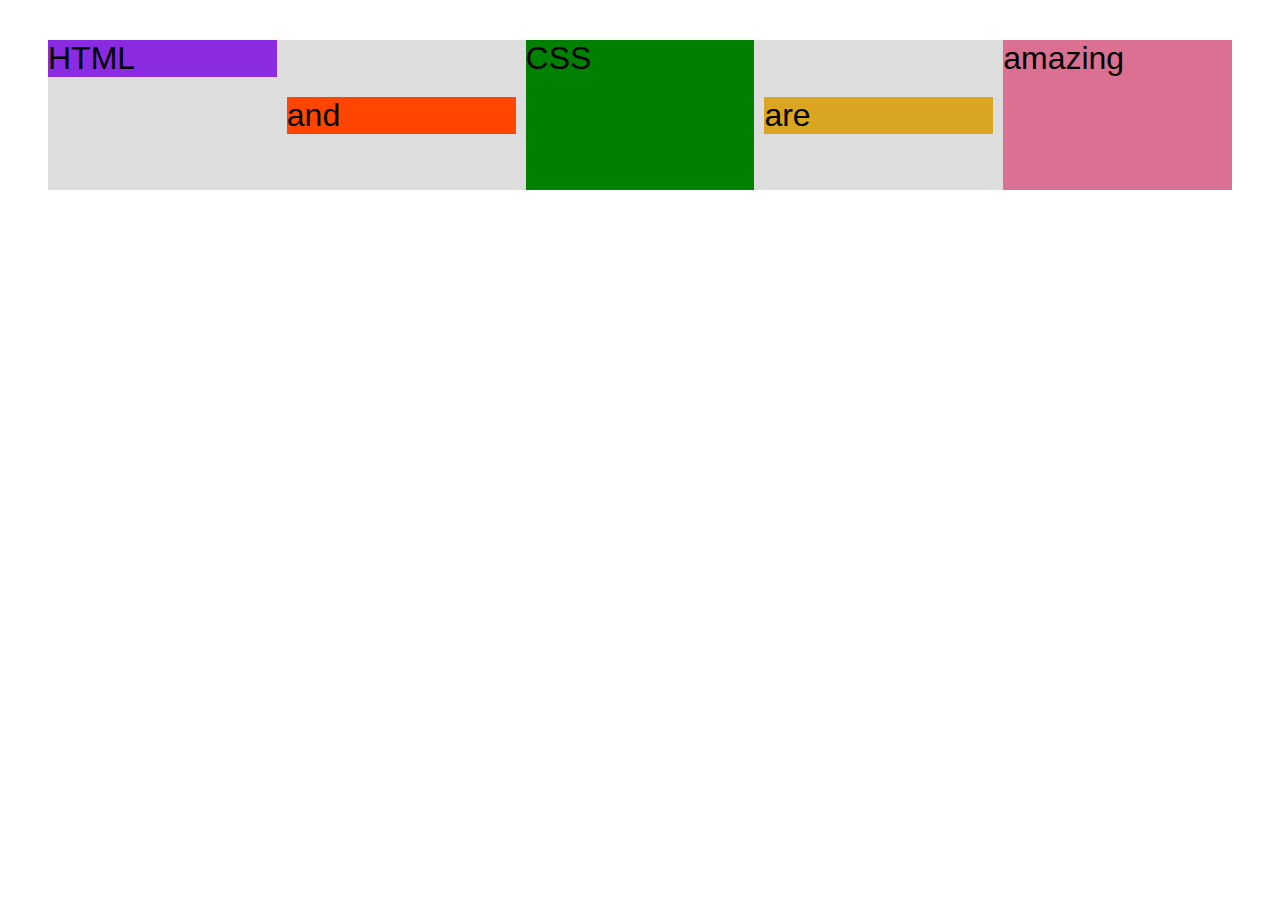
<file: 04 layout/flexbox.html>
<!DOCTYPE html>
<html lang="en">
  <head>
    <meta charset="UTF-8" />
    <meta http-equiv="X-UA-Compatible" content="IE=edge" />
    <meta name="viewport" content="width=device-width, initial-scale=1.0" />
    <title>Flexbox</title>
    <style>
      .el--1 {
        background-color: blueviolet;
      }
      .el--2 {
        background-color: orangered;
      }
      .el--3 {
        background-color: green;
        height: 150px;
      }
      .el--4 {
        background-color: goldenrod;
      }
      .el--5 {
        background-color: palevioletred;
      }
      .el--6 {
        background-color: steelblue;
      }
      .el--7 {
        background-color: yellow;
      }
      .el--8 {
        background-color: crimson;
      }

      .container {
        /* STARTER */
        font-family: sans-serif;
        background-color: #ddd;
        font-size: 32px;
        margin: 40px;

        /* FLEXBOX */
        display: flex;
        align-items: center;
        justify-content: flex-start;
        gap: 10px;
      }

      .el {
        /*
        DEFAULTS:
        flex-grow: 0;
        flex-shrink: 1;
        flex-basis: auto;
        */

        /* flex-basis: 200px; */
        /* flex-shrink: 0; */
        /* flex: 0 0 200px; */

        /* flex-grow: 1; */
        flex: 1;
      }

      .el--1 {
        align-self: flex-start;
        /* order: 2; */
        /* flex-grow: 3; */
      }

      .el--5 {
        align-self: stretch;
        order: 1;
      }

      .el--6 {
        order: -1;
      }
    </style>
  </head>
  <body>
    <div class="container">
      <div class="el el--1">HTML</div>
      <div class="el el--2">and</div>
      <div class="el el--3">CSS</div>
      <div class="el el--4">are</div>
      <div class="el el--5">amazing</div>
      <!-- <div class="el el--6">languages</div> -->
      <!-- <div class="el el--7">to</div>
      <div class="el el--8">learn</div> -->
    </div>
  </body>
</html>
</file>
<file: 03-CSS-Fundamentals/style.css>
* {
  /* border-top: 10px solid #1098ad; */
  margin: 0;
  padding: 0;
}

/* PAGE SECTIONS */
body {
  color: #444;
  font-family: sans-serif;

  border-top: 10px solid #1098ad;
  position: relative;
}

.container {
  width: 800px;
  /* margin-left: auto;
  margin-right: auto; */
  margin: 0 auto;
}

.main-header {
  background-color: #f7f7f7;
  /* padding: 20px;
  padding-left: 40px;
  padding-right: 40px; */
  padding: 20px 40px;
  margin-bottom: 60px;
  /* height: 80px; */
}

nav {
  font-size: 18px;
  /* text-align: center; */
}

article {
  margin-bottom: 60px;
}

.post-header {
  margin-bottom: 40px;
  /* position: relative; */
}

aside {
  background-color: #f7f7f7;
  border-top: 5px solid #1098ad;
  border-bottom: 5px solid #1098ad;
  /* padding-top: 50px;
  padding-bottom: 50px; */
  padding: 50px 0;
  width: 500px;
}

/* SMALLER ELEMENTS */
h1,
h2,
h3 {
  color: #1098ad;
}

h1 {
  font-size: 26px;
  text-transform: uppercase;
  font-style: italic;
}

h2 {
  font-size: 40px;
  margin-bottom: 30px;
}

h3 {
  font-size: 30px;
  margin-bottom: 20px;
  margin-top: 40px;
}

h4 {
  font-size: 20px;
  text-transform: uppercase;
  text-align: center;
}

p {
  font-size: 22px;
  line-height: 1.5;
  margin-bottom: 15px;
}

ul,
ol {
  margin-left: 50px;
  margin-bottom: 20px;
}

li {
  font-size: 20px;
  margin-bottom: 10px;
  /* display: inline; */
}

li:last-child {
  margin-bottom: 0;
}

/* footer p {
  font-size: 16px;
} */

/* article header p {
  font-style: italic;
} */

#author {
  font-style: italic;
  font-size: 18px;
}

#copyright {
  font-size: 16px;
}

.related-author {
  font-size: 18px;
  font-weight: bold;
}

/* ul {
  list-style: none;
} */

.related {
  list-style: none;
}

body {
  /* background-color: orangered; */
}

/* .first-li {
  font-weight: bold;
} */

li:first-child {
  font-weight: bold;
}

li:last-child {
  font-style: italic;
}

li:nth-child(even) {
  /* color: red; */
}

/* Misconception: this won't work! */
article p:first-child {
  color: red;
}

/* Styling links */
a:link {
  color: #1098ad;
  text-decoration: none;
}

a:visited {
  /* color: #777; */
  color: #1098ad;
}

a:hover {
  color: orangered;
  font-weight: bold;
  text-decoration: underline orangered;
}

a:active {
  background-color: black;
  font-style: italic;
}
/* LVHA */

.post-img {
  width: 100%;
  height: auto;
}

nav a:link {
  /* background-color: orangered;
  margin: 20px;
  padding: 20px;

  display: block; */

  margin-right: 30px;
  margin-top: 10px;
  display: inline-block;
}

nav a:link:last-child {
  margin-right: 0;
}

button {
  font-size: 22px;
  padding: 20px;
  cursor: pointer;

  position: absolute;
  /* top: 50px;
  left: 50px; */
  bottom: 50px;
  right: 50px;
}

h1::first-letter {
  font-style: normal;
  margin-right: 5px;
}

h3 + p::first-line {
  /* color: red; */
}

h2 {
  /* background-color: orange; */
  position: relative;
}

h2::before {
  content: "TOP";
  background-color: #ffe70e;
  color: #444;
  font-size: 16px;
  font-weight: bold;
  display: inline-block;
  padding: 5px 10px;
  position: absolute;
  top: -10px;
  right: -25px;
}

/* Resolving conflicts */
/* #copyright {
  color: red;
}

.copyright {
  color: blue;
}

.text {
  color: yellow;
}

footer p {
  color: green !important;
} */

/* nav a:link,
nav p {
  font-size: 18px;
} */
</file>
<file: 04 layout/style.css>
* {
  /* border-top: 10px solid #1098ad; */
  margin: 0;
  padding: 0;
  box-sizing: border-box;
}

/* PAGE SECTIONS */
body {
  color: #444;
  font-family: sans-serif;

  border-top: 10px solid #1098ad;
  position: relative;
}

.container {
  width: 1200px;
  /* margin-left: auto;
  margin-right: auto; */
  margin: 0 auto;
}

.main-header {
  background-color: #f7f7f7;
  /* padding: 20px;
  padding-left: 40px;
  padding-right: 40px; */
  padding: 20px 40px;
  /* margin-bottom: 60px; */
  /* height: 80px; */
}

nav {
  font-size: 18px;
  /* text-align: center; */
}

article {
  /* margin-bottom: 60px; */
}

.post-header {
  margin-bottom: 40px;
  /* position: relative; */
}

aside {
  background-color: #f7f7f7;
  border-top: 5px solid #1098ad;
  border-bottom: 5px solid #1098ad;
  padding: 50px 40px;
}

/* SMALLER ELEMENTS */
h1,
h2,
h3 {
  color: #1098ad;
}

h1 {
  font-size: 26px;
  text-transform: uppercase;
  font-style: italic;
}

h2 {
  font-size: 40px;
  margin-bottom: 30px;
}

h3 {
  font-size: 30px;
  margin-bottom: 20px;
  margin-top: 40px;
}

h4 {
  font-size: 20px;
  text-transform: uppercase;
  text-align: center;
  margin-bottom: 30px;
}

p {
  font-size: 22px;
  line-height: 1.5;
  margin-bottom: 15px;
}

ul,
ol {
  margin-left: 50px;
  margin-bottom: 20px;
}

li {
  font-size: 20px;
  margin-bottom: 10px;
  /* display: inline; */
}

li:last-child {
  margin-bottom: 0;
}

/* footer p {
  font-size: 16px;
} */

/* article header p {
  font-style: italic;
} */

#author {
  font-style: italic;
  font-size: 18px;
}

#copyright {
  font-size: 16px;
}

.related-author {
  font-size: 18px;
  font-weight: bold;
}

/* ul {
  list-style: none;
} */

.related {
  list-style: none;
  margin-left: 0;
}

body {
  /* background-color: orangered; */
}

/* .first-li {
  font-weight: bold;
} */

li:first-child {
  font-weight: bold;
}

li:last-child {
  font-style: italic;
}

li:nth-child(even) {
  /* color: red; */
}

/* Misconception: this won't work! */
article p:first-child {
  color: red;
}

/* Styling links */
a:link {
  color: #1098ad;
  text-decoration: none;
}

a:visited {
  /* color: #777; */
  color: #1098ad;
}

a:hover {
  color: orangered;
  font-weight: bold;
  text-decoration: underline orangered;
}

a:active {
  background-color: black;
  font-style: italic;
}
/* LVHA */

.post-img {
  width: 100%;
  height: auto;
}

nav a:link {
  /* background-color: orangered;
  margin: 20px;
  padding: 20px;

  display: block; */

  margin-right: 30px;
  display: inline-block;
}

nav a:link:last-child {
  margin-right: 0;
}

button {
  font-size: 22px;
  padding: 20px;
  cursor: pointer;

  position: absolute;
  /* top: 50px;
  left: 50px; */
  bottom: 50px;
  right: 50px;
}

h1::first-letter {
  font-style: normal;
  margin-right: 5px;
}

h3 + p::first-line {
  /* color: red; */
}

h2 {
  /* background-color: orange; */
  position: relative;
}

h2::before {
  content: "TOP";
  background-color: #ffe70e;
  color: #444;
  font-size: 16px;
  font-weight: bold;
  display: inline-block;
  padding: 5px 10px;
  position: absolute;
  top: -10px;
  right: -25px;
}

/* Resolving conflicts */
/* #copyright {
  color: red;
}

.copyright {
  color: blue;
}

.text {
  color: yellow;
}

footer p {
  color: green !important;
} */

/* nav a:link,
nav p {
  font-size: 18px;
} */

/* FLOATS */
/*
.author-img {
  float: left;
  margin-bottom: 20px;
}

.author {
  float: left;
  margin-top: 10px;
  margin-left: 20px;
}

h1 {
  float: left;
}

nav {
  float: right;
}

.clear {
  clear: both;
}

.clearfix::after {
  clear: both;
  content: "";
  display: block;
}

article {
  width: 825px;
  float: left;
}

aside {
  width: 300px;
  float: right;
}

footer {
  clear: both;
}
*/

/* FLEXBOX */
.main-header {
  display: flex;
  align-items: center;
  justify-content: space-between;
}

.author-box {
  display: flex;
  align-items: center;
  margin-bottom: 15px;
}

.author {
  margin-bottom: 0;
  margin-left: 15px;
}

.related-post {
  display: flex;
  align-items: center;
  gap: 20px;
  margin-bottom: 30px;
}

.related-link:link {
  font-size: 17px;
  font-weight: bold;
  font-style: normal;
  margin-bottom: 5px;
  display: block;
}

.related-author {
  margin-bottom: 0;
  font-size: 14px;
  font-weight: normal;
  font-style: italic;
}

/* FLEXBOX LAYOUT */
/* .row {
  display: flex;
  align-items: flex-start;
  gap: 75px;
  margin-bottom: 60px;
}

article {
  flex: 1;
  margin-bottom: 0;
}

aside {
  
  DEFAULTS:
  flex-grow: 0;
  flex-shrink: 1;
  flex-basis: auto;

  flex: 0 0 300px;
} */

/* CSS GRID LAYOUT */
.container {
  display: grid;
  grid-template-columns: 1fr 300px;
  column-gap: 75px;
  row-gap: 60px;
  align-items: start;
}

.main-header {
  /* grid-column: 1 / span 2; */
  grid-column: 1 / -1;
}

article {
}

aside {
}

footer {
  grid-column: 1 / -1;
}
</file>
<file: 05-Design/style.css>
/*
SPACING SYSTEM (px)
2 / 4 / 8 / 12 / 16 / 24 / 32 / 48 / 64 / 80 / 96 / 128

FONT SIZE SYSTEM (px)
10 / 12 / 14 / 16 / 18 / 20 / 24 / 30 / 36 / 44 / 52 / 62 / 74 / 86 / 98
*/

/* maincolor:#087f5b 
    greycolor:#343a40*/

* {
  margin: 0;
  padding: 0;
  box-sizing: border-box;
}

-------------------- */
body {
  font-family: "Inter", sans-serif;
  color: #343a40;
  border-bottom: 8px solid #087f5b;
}

.container {
  width: 960px;
  margin: 0 auto;
}

header,
section {
  margin-bottom: 48px;
}

h2 {
  margin-bottom: 48px;
  font-size: 36px;
  letter-spacing: -0.5px;
}

.grid-3-cols {
  display: grid;
  grid-template-columns: repeat(3, 1fr);
  column-gap: 80px;
}
.btn:link,
.btn:visited {
  background-color: #087f5b;
  color: #fff;
  text-decoration: none;
  text-transform: uppercase;

  display: inline-block;
  font-size: 18px;
  font-weight: 500;
  border-radius: 100px;
}
.btn:hover .btn:active {
  background-color: #099268;
  color: #fff;
  
}
.btn--big {
  padding: 16px 32px;

}
.btn--small {
  font-size: 14px;
  padding: 5px 10px;
}
/* ------------------------ */
/* COMPONENT STYLES */
/* ------------------------ */

/* HEADER */
header {
  display: grid;
  grid-template-columns: repeat(2, 1fr);
  column-gap: 80px;
  margin-top: 48px;
}

.header-text-box {
  align-self: center;
}

h1 {
  margin-bottom: 24px;
  font-size: 44px;
  line-height: 1.1;
  letter-spacing: -1px;
  /* / 44 / 52 / 62 */
}

.header-text {
  margin-bottom: 24px;
  font-size: 18px;
  line-height: 1.7;
}

img {
  width: 100%;
  border-radius:12px;
}

/* FEATURES */
.feature-icon {
  stroke: #087f5b;
  width: 24px;
  height: 34px;
}

.features-title {
  margin-bottom: 32px;
  font-size: 32px;
  margin-bottom: 16px;
  
}

.features-text {
  font-size: 18px;
  line-height: 1.7;
}

/* TESTIMONIAL */
.testimonial-section {
  background-color: #087f5b;
  color: #fff;
  padding : 24px 0px;
  border-radius:12px;
}

.testimonial-box {
  grid-column: 2 / -1;
  align-self: center;
}

.testimonial-box h2 {
  margin-bottom: 24px;
  font-size: 24px;
}

.testimonial-text {
  font-style: italic;
  margin-bottom: 24px;
  font-size: 18px;
  line-height: 1.7;
}

/* CHAIRS */
.chair{
  box-shadow: 0px 20px 30px 0px rgb(0, 0, 0.07) ;
}

.chair-box {
  padding: 24px;
 

h3 {
  margin-bottom: 24px;
  font-size: 20px;
}

.chair-details {
  list-style: none;
  margin-bottom: 24px;
}

.chair-details li {
  display: flex;
  align-items: center;
  gap: 12px;
  margin-bottom: 24px;
}

.chair-details li:last-child {
  margin-bottom: 0;
}

.chair-icon {
  stroke: #087f5b;
  width: 24px;
  height: 24px;
}

.chair-price {
  display: flex;
  justify-content: space-between;
  font-size: 20px;
}

footer {
  margin-bottom: 48px;
  font-size: 14px;
}
</file>
